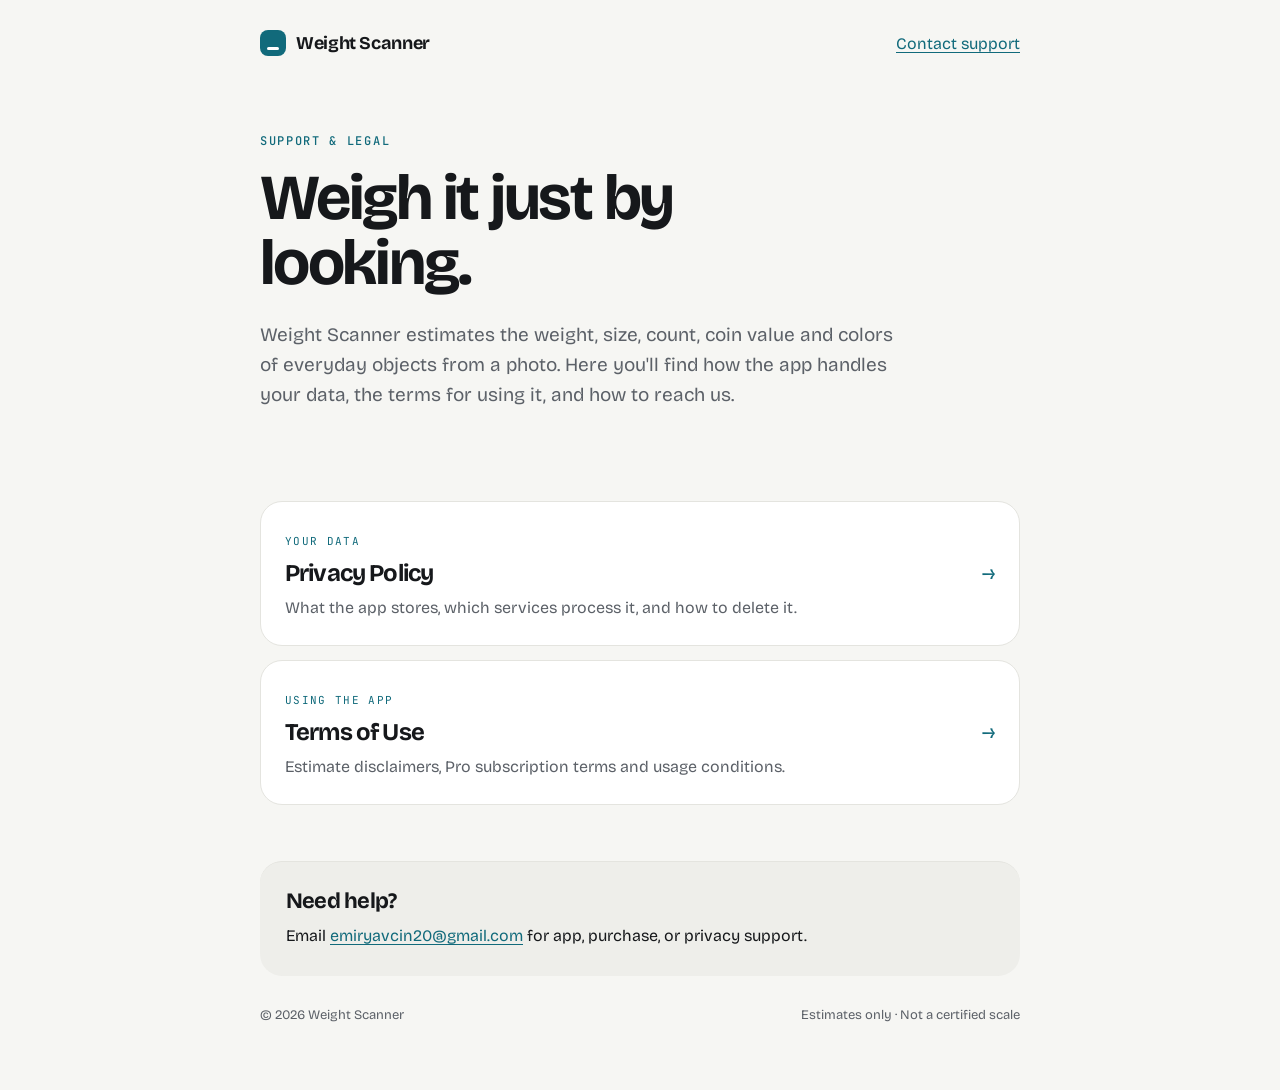
<file: index.html>
<!DOCTYPE html>
<html lang="en">
  <head>
    <meta charset="utf-8">
    <meta name="viewport" content="width=device-width, initial-scale=1">
    <meta name="description" content="Privacy Policy, Terms of Use and support for Weight Scanner.">
    <meta name="color-scheme" content="light dark">
    <title>Weight Scanner · Support &amp; Legal</title>
    <link rel="preconnect" href="https://fonts.googleapis.com">
    <link rel="preconnect" href="https://fonts.gstatic.com" crossorigin>
    <link rel="stylesheet" href="https://fonts.googleapis.com/css2?family=Bricolage+Grotesque:opsz,wght@12..96,400;12..96,600;12..96,700&family=JetBrains+Mono:wght@400;500&display=swap">
    <link rel="stylesheet" href="styles.css">
  </head>
  <body>
    <main class="page">
      <header class="topbar">
        <a class="brand" href="index.html">
          <span class="brand-mark" aria-hidden="true"></span>
          Weight Scanner
        </a>
        <a href="mailto:emiryavcin20@gmail.com">Contact support</a>
      </header>

      <section class="hero" aria-labelledby="page-title" style="border-top: 0; padding-top: 0">
        <p class="eyebrow">Support &amp; legal</p>
        <h1 id="page-title">Weigh it just by looking.</h1>
        <p class="lede">
          Weight Scanner estimates the weight, size, count, coin value and colors of everyday
          objects from a photo. Here you'll find how the app handles your data, the terms for
          using it, and how to reach us.
        </p>
      </section>

      <div class="links" aria-label="Legal documents">
        <a class="card" href="privacy.html">
          <div>
            <span class="card-label">Your data</span>
            <h2>Privacy Policy</h2>
            <p>What the app stores, which services process it, and how to delete it.</p>
          </div>
          <span class="arrow" aria-hidden="true">→</span>
        </a>
        <a class="card" href="termsofuse.html">
          <div>
            <span class="card-label">Using the app</span>
            <h2>Terms of Use</h2>
            <p>Estimate disclaimers, Pro subscription terms and usage conditions.</p>
          </div>
          <span class="arrow" aria-hidden="true">→</span>
        </a>
      </div>

      <section class="support" aria-labelledby="support-title">
        <h2 id="support-title">Need help?</h2>
        <p>
          Email <a href="mailto:emiryavcin20@gmail.com">emiryavcin20@gmail.com</a> for app,
          purchase, or privacy support.
        </p>
      </section>

      <footer>
        <span>© 2026 Weight Scanner</span>
        <span>Estimates only · Not a certified scale</span>
      </footer>
    </main>
  </body>
</html>
</file>
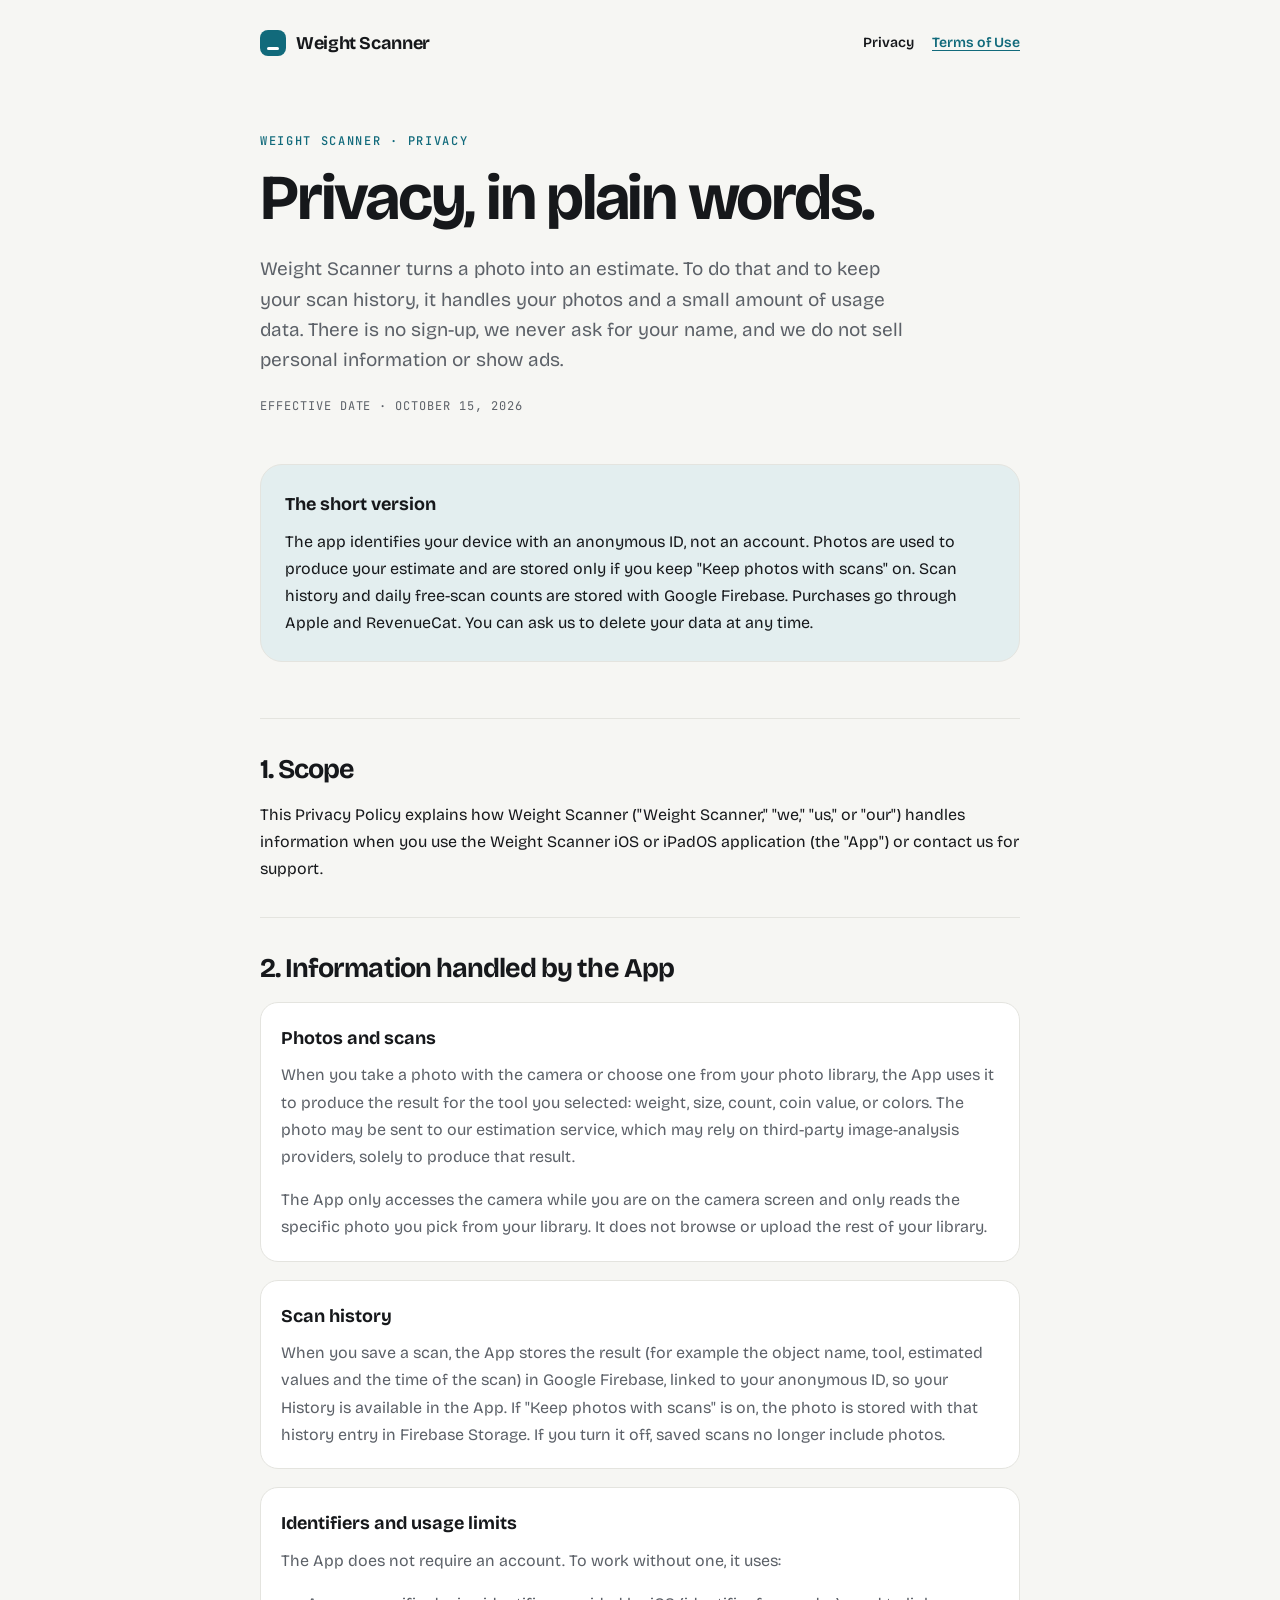
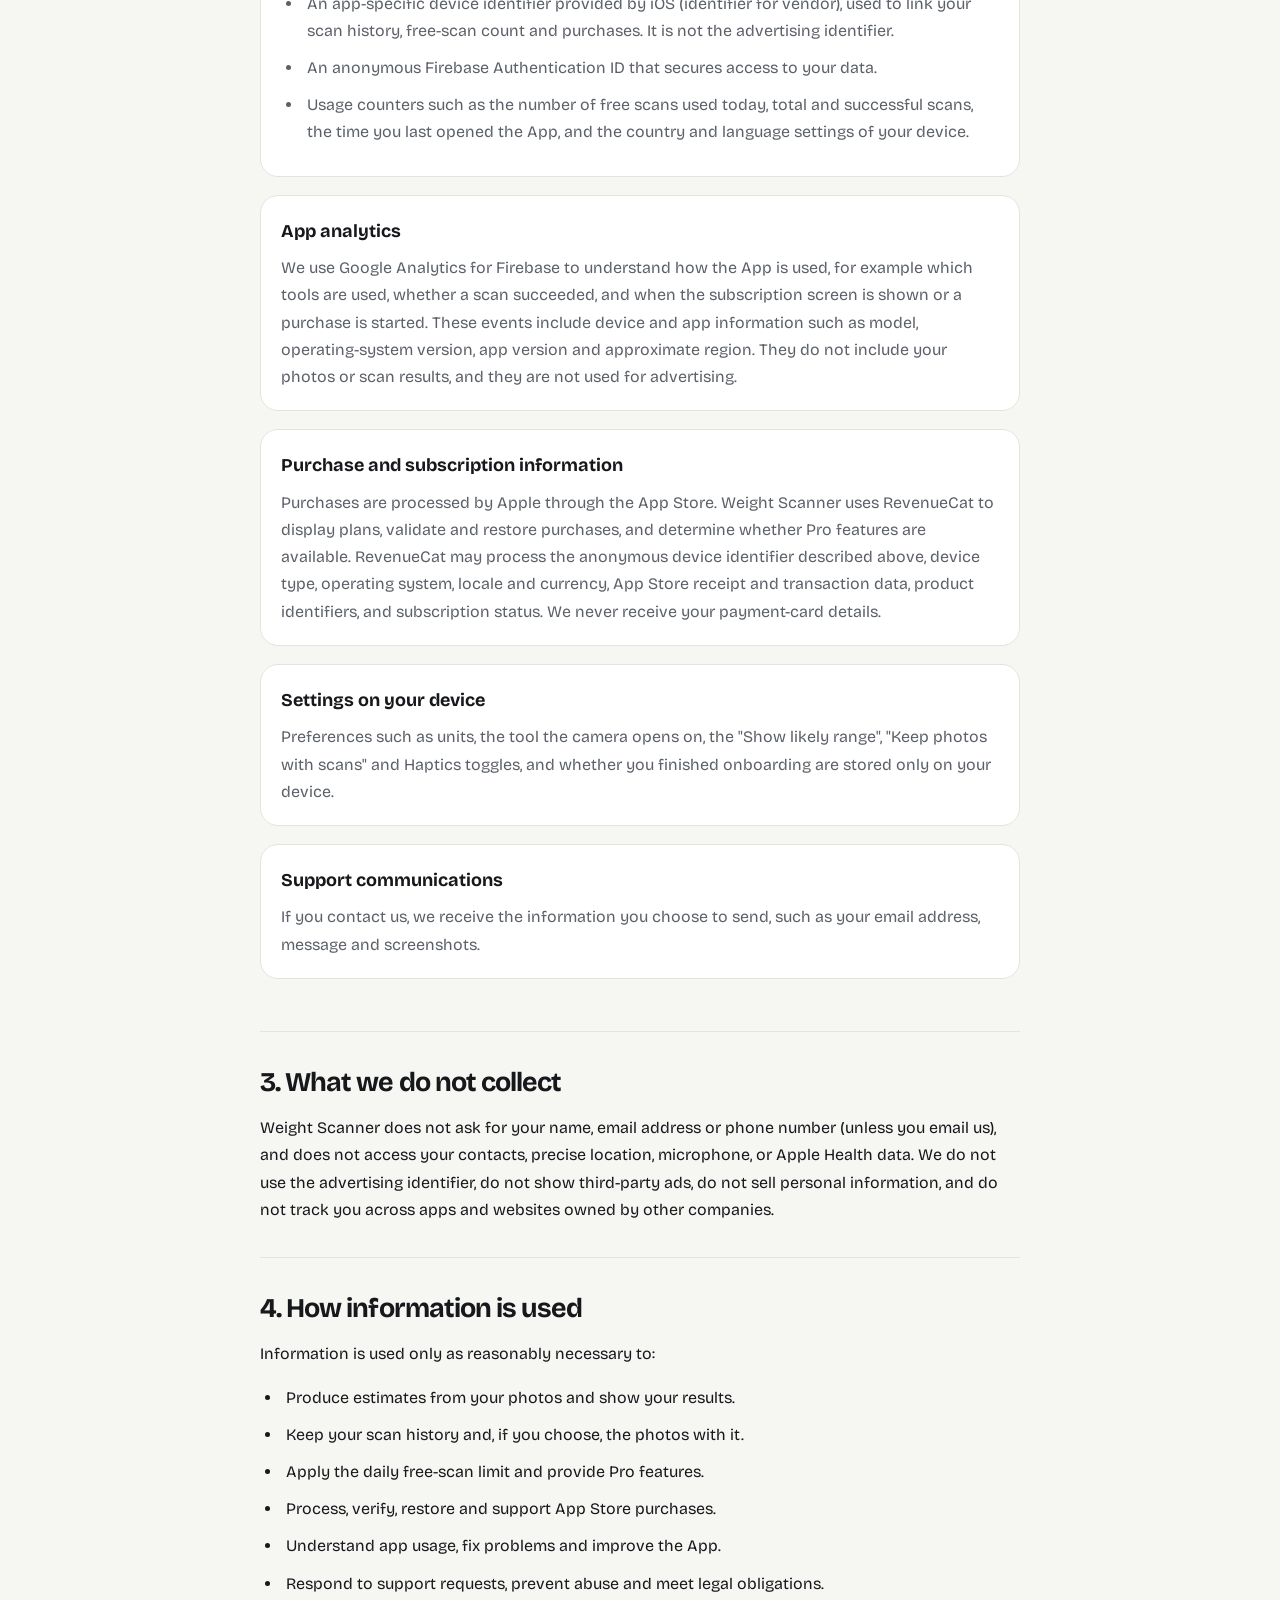
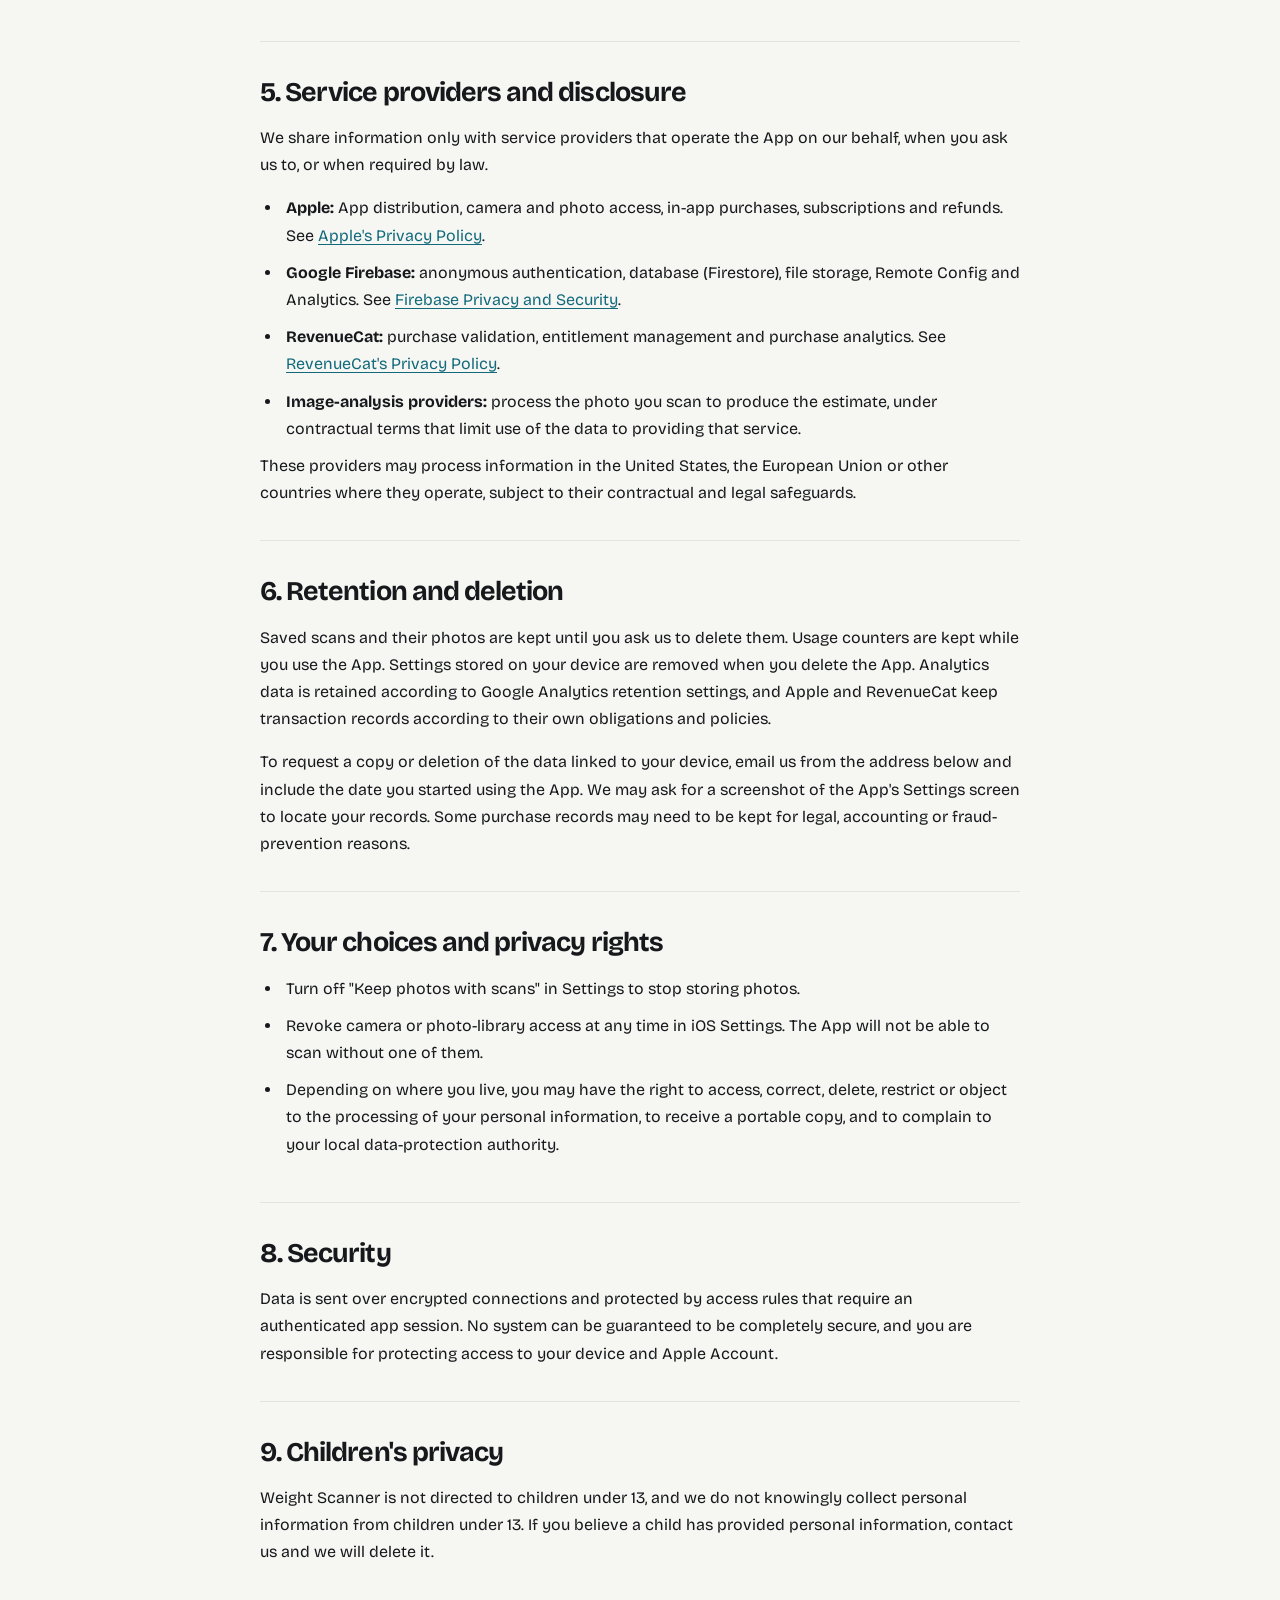
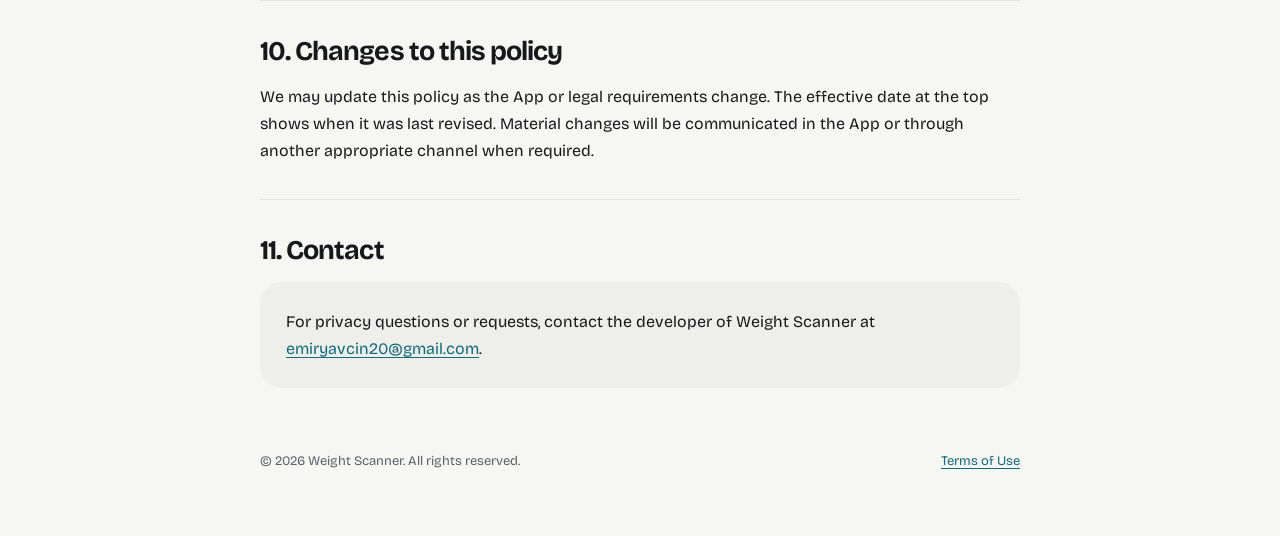
<file: privacy.html>
<!DOCTYPE html>
<html lang="en">
  <head>
    <meta charset="utf-8">
    <meta name="viewport" content="width=device-width, initial-scale=1">
    <meta name="description" content="Privacy Policy for Weight Scanner.">
    <meta name="color-scheme" content="light dark">
    <title>Privacy Policy · Weight Scanner</title>
    <link rel="preconnect" href="https://fonts.googleapis.com">
    <link rel="preconnect" href="https://fonts.gstatic.com" crossorigin>
    <link rel="stylesheet" href="https://fonts.googleapis.com/css2?family=Bricolage+Grotesque:opsz,wght@12..96,400;12..96,600;12..96,700&family=JetBrains+Mono:wght@400;500&display=swap">
    <link rel="stylesheet" href="styles.css">
  </head>
  <body>
    <main class="page">
      <header class="topbar">
        <a class="brand" href="index.html" aria-label="Weight Scanner home">
          <span class="brand-mark" aria-hidden="true"></span>
          Weight Scanner
        </a>
        <nav aria-label="Legal pages">
          <a href="privacy.html" aria-current="page">Privacy</a>
          <a href="termsofuse.html">Terms of Use</a>
        </nav>
      </header>

      <article id="top">
        <p class="eyebrow">Weight Scanner · Privacy</p>
        <h1>Privacy, in plain words.</h1>
        <p class="lede">
          Weight Scanner turns a photo into an estimate. To do that and to keep your scan history,
          it handles your photos and a small amount of usage data. There is no sign-up, we never
          ask for your name, and we do not sell personal information or show ads.
        </p>
        <p class="updated">Effective date · October 15, 2026</p>

        <div class="summary">
          <strong>The short version</strong>
          <p>
            The app identifies your device with an anonymous ID, not an account. Photos are used to
            produce your estimate and are stored only if you keep "Keep photos with scans" on. Scan
            history and daily free-scan counts are stored with Google Firebase. Purchases go through
            Apple and RevenueCat. You can ask us to delete your data at any time.
          </p>
        </div>

        <section aria-labelledby="scope">
          <h2 id="scope">1. Scope</h2>
          <p>
            This Privacy Policy explains how Weight Scanner ("Weight Scanner," "we," "us," or
            "our") handles information when you use the Weight Scanner iOS or iPadOS application
            (the "App") or contact us for support.
          </p>
        </section>

        <section aria-labelledby="information">
          <h2 id="information">2. Information handled by the App</h2>

          <div class="data-card">
            <h3>Photos and scans</h3>
            <p>
              When you take a photo with the camera or choose one from your photo library, the App
              uses it to produce the result for the tool you selected: weight, size, count, coin
              value, or colors. The photo may be sent to our estimation service, which may rely on
              third-party image-analysis providers, solely to produce that result.
            </p>
            <p>
              The App only accesses the camera while you are on the camera screen and only reads
              the specific photo you pick from your library. It does not browse or upload the rest
              of your library.
            </p>
          </div>

          <div class="data-card">
            <h3>Scan history</h3>
            <p>
              When you save a scan, the App stores the result (for example the object name, tool,
              estimated values and the time of the scan) in Google Firebase, linked to your
              anonymous ID, so your History is available in the App. If "Keep photos with scans" is
              on, the photo is stored with that history entry in Firebase Storage. If you turn it
              off, saved scans no longer include photos.
            </p>
          </div>

          <div class="data-card">
            <h3>Identifiers and usage limits</h3>
            <p>The App does not require an account. To work without one, it uses:</p>
            <ul>
              <li>
                An app-specific device identifier provided by iOS (identifier for vendor), used to
                link your scan history, free-scan count and purchases. It is not the advertising
                identifier.
              </li>
              <li>An anonymous Firebase Authentication ID that secures access to your data.</li>
              <li>
                Usage counters such as the number of free scans used today, total and successful
                scans, the time you last opened the App, and the country and language settings of
                your device.
              </li>
            </ul>
          </div>

          <div class="data-card">
            <h3>App analytics</h3>
            <p>
              We use Google Analytics for Firebase to understand how the App is used, for example
              which tools are used, whether a scan succeeded, and when the subscription screen is
              shown or a purchase is started. These events include device and app information such
              as model, operating-system version, app version and approximate region. They do not
              include your photos or scan results, and they are not used for advertising.
            </p>
          </div>

          <div class="data-card">
            <h3>Purchase and subscription information</h3>
            <p>
              Purchases are processed by Apple through the App Store. Weight Scanner uses
              RevenueCat to display plans, validate and restore purchases, and determine whether
              Pro features are available. RevenueCat may process the anonymous device identifier
              described above, device type, operating system, locale and currency, App Store
              receipt and transaction data, product identifiers, and subscription status. We never
              receive your payment-card details.
            </p>
          </div>

          <div class="data-card">
            <h3>Settings on your device</h3>
            <p>
              Preferences such as units, the tool the camera opens on, the "Show likely range",
              "Keep photos with scans" and Haptics toggles, and whether you finished onboarding are
              stored only on your device.
            </p>
          </div>

          <div class="data-card">
            <h3>Support communications</h3>
            <p>
              If you contact us, we receive the information you choose to send, such as your email
              address, message and screenshots.
            </p>
          </div>
        </section>

        <section aria-labelledby="not-collected">
          <h2 id="not-collected">3. What we do not collect</h2>
          <p>
            Weight Scanner does not ask for your name, email address or phone number (unless you
            email us), and does not access your contacts, precise location, microphone, or Apple
            Health data. We do not use the advertising identifier, do not show third-party ads, do
            not sell personal information, and do not track you across apps and websites owned by
            other companies.
          </p>
        </section>

        <section aria-labelledby="use">
          <h2 id="use">4. How information is used</h2>
          <p>Information is used only as reasonably necessary to:</p>
          <ul>
            <li>Produce estimates from your photos and show your results.</li>
            <li>Keep your scan history and, if you choose, the photos with it.</li>
            <li>Apply the daily free-scan limit and provide Pro features.</li>
            <li>Process, verify, restore and support App Store purchases.</li>
            <li>Understand app usage, fix problems and improve the App.</li>
            <li>Respond to support requests, prevent abuse and meet legal obligations.</li>
          </ul>
        </section>

        <section aria-labelledby="sharing">
          <h2 id="sharing">5. Service providers and disclosure</h2>
          <p>
            We share information only with service providers that operate the App on our behalf,
            when you ask us to, or when required by law.
          </p>
          <ul>
            <li>
              <strong>Apple:</strong> App distribution, camera and photo access, in-app purchases,
              subscriptions and refunds. See
              <a href="https://www.apple.com/legal/privacy/">Apple's Privacy Policy</a>.
            </li>
            <li>
              <strong>Google Firebase:</strong> anonymous authentication, database (Firestore),
              file storage, Remote Config and Analytics. See
              <a href="https://firebase.google.com/support/privacy">Firebase Privacy and Security</a>.
            </li>
            <li>
              <strong>RevenueCat:</strong> purchase validation, entitlement management and
              purchase analytics. See
              <a href="https://www.revenuecat.com/privacy/">RevenueCat's Privacy Policy</a>.
            </li>
            <li>
              <strong>Image-analysis providers:</strong> process the photo you scan to produce the
              estimate, under contractual terms that limit use of the data to providing that
              service.
            </li>
          </ul>
          <p>
            These providers may process information in the United States, the European Union or
            other countries where they operate, subject to their contractual and legal safeguards.
          </p>
        </section>

        <section aria-labelledby="retention">
          <h2 id="retention">6. Retention and deletion</h2>
          <p>
            Saved scans and their photos are kept until you ask us to delete them. Usage counters
            are kept while you use the App. Settings stored on your device are removed when you
            delete the App. Analytics data is retained according to Google Analytics retention
            settings, and Apple and RevenueCat keep transaction records according to their own
            obligations and policies.
          </p>
          <p>
            To request a copy or deletion of the data linked to your device, email us from the
            address below and include the date you started using the App. We may ask for a
            screenshot of the App's Settings screen to locate your records. Some purchase records
            may need to be kept for legal, accounting or fraud-prevention reasons.
          </p>
        </section>

        <section aria-labelledby="rights">
          <h2 id="rights">7. Your choices and privacy rights</h2>
          <ul>
            <li>Turn off "Keep photos with scans" in Settings to stop storing photos.</li>
            <li>
              Revoke camera or photo-library access at any time in iOS Settings. The App will not
              be able to scan without one of them.
            </li>
            <li>
              Depending on where you live, you may have the right to access, correct, delete,
              restrict or object to the processing of your personal information, to receive a
              portable copy, and to complain to your local data-protection authority.
            </li>
          </ul>
        </section>

        <section aria-labelledby="security">
          <h2 id="security">8. Security</h2>
          <p>
            Data is sent over encrypted connections and protected by access rules that require an
            authenticated app session. No system can be guaranteed to be completely secure, and
            you are responsible for protecting access to your device and Apple Account.
          </p>
        </section>

        <section aria-labelledby="children">
          <h2 id="children">9. Children's privacy</h2>
          <p>
            Weight Scanner is not directed to children under 13, and we do not knowingly collect
            personal information from children under 13. If you believe a child has provided
            personal information, contact us and we will delete it.
          </p>
        </section>

        <section aria-labelledby="changes">
          <h2 id="changes">10. Changes to this policy</h2>
          <p>
            We may update this policy as the App or legal requirements change. The effective date
            at the top shows when it was last revised. Material changes will be communicated in
            the App or through another appropriate channel when required.
          </p>
        </section>

        <section aria-labelledby="contact">
          <h2 id="contact">11. Contact</h2>
          <div class="contact">
            <p>
              For privacy questions or requests, contact the developer of Weight Scanner at
              <a href="mailto:emiryavcin20@gmail.com">emiryavcin20@gmail.com</a>.
            </p>
          </div>
        </section>
      </article>

      <footer>
        <span>© 2026 Weight Scanner. All rights reserved.</span>
        <a href="termsofuse.html">Terms of Use</a>
      </footer>
    </main>
  </body>
</html>
</file>
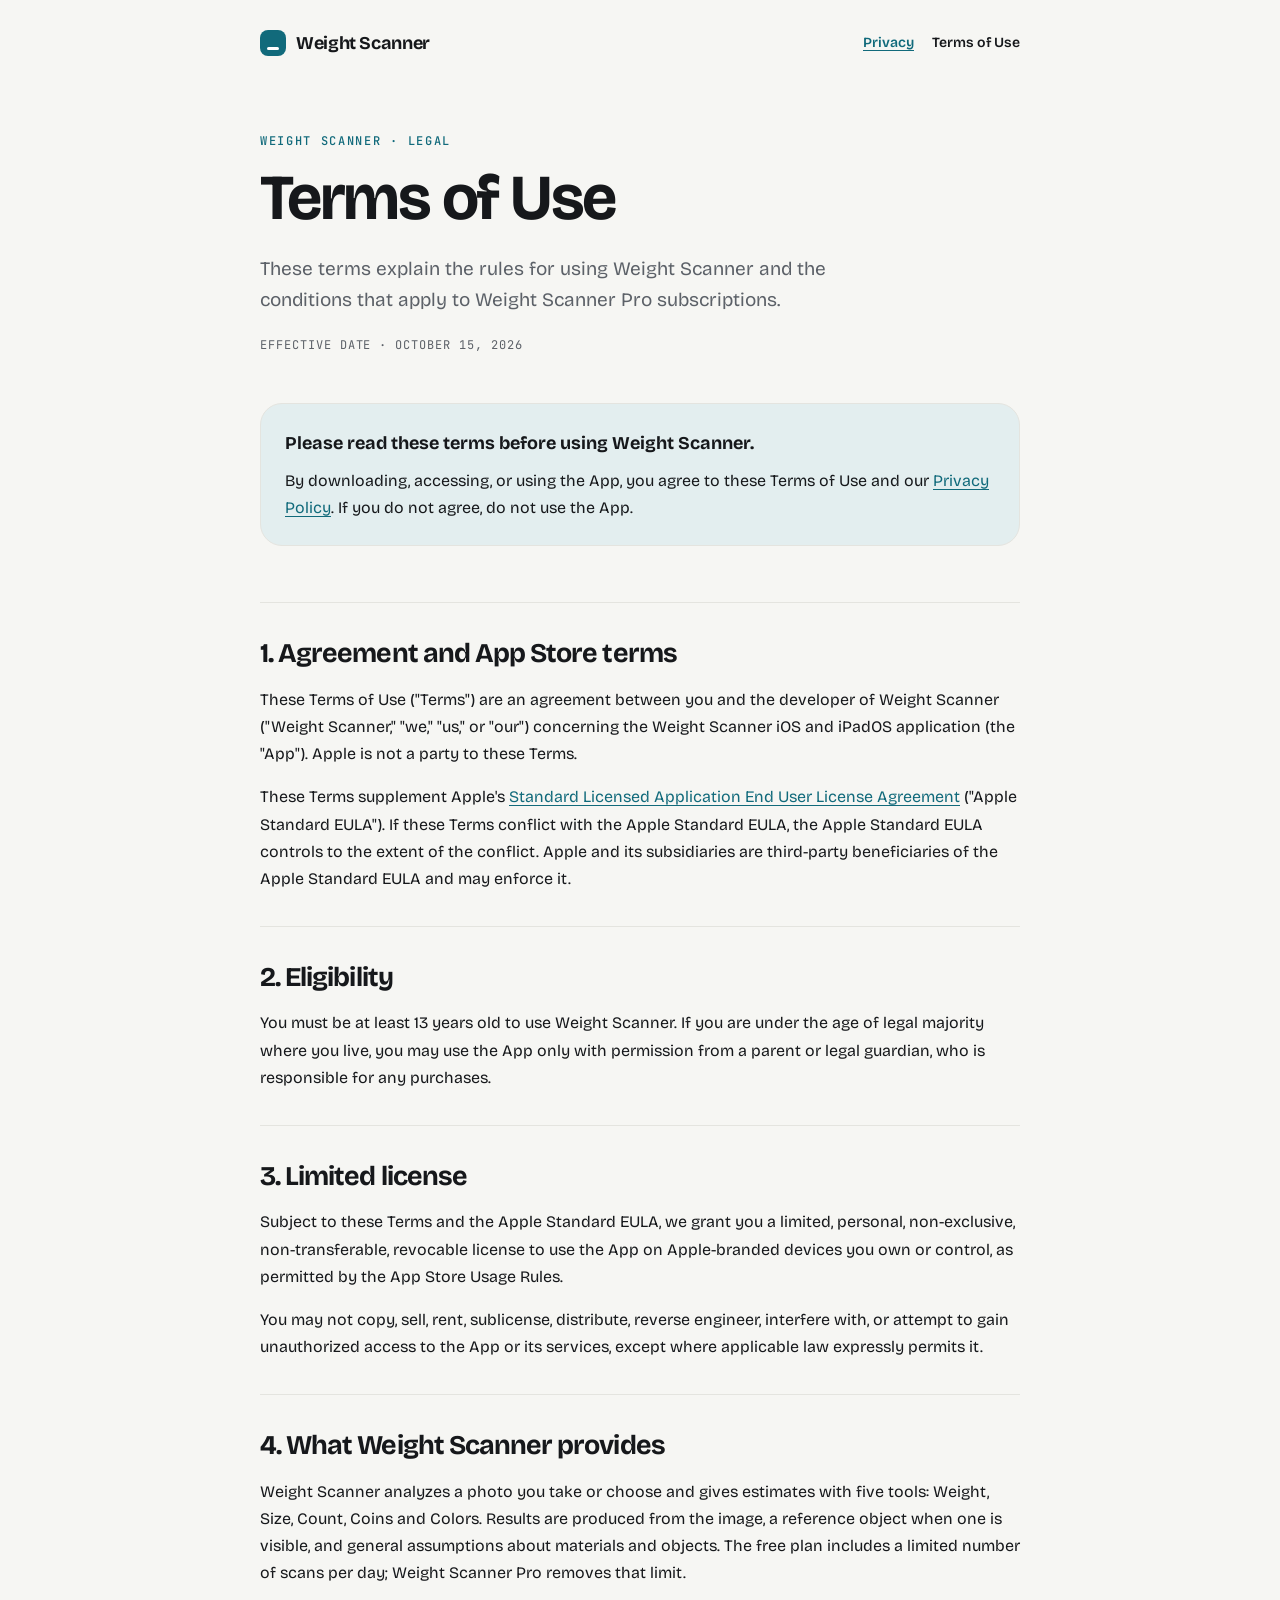
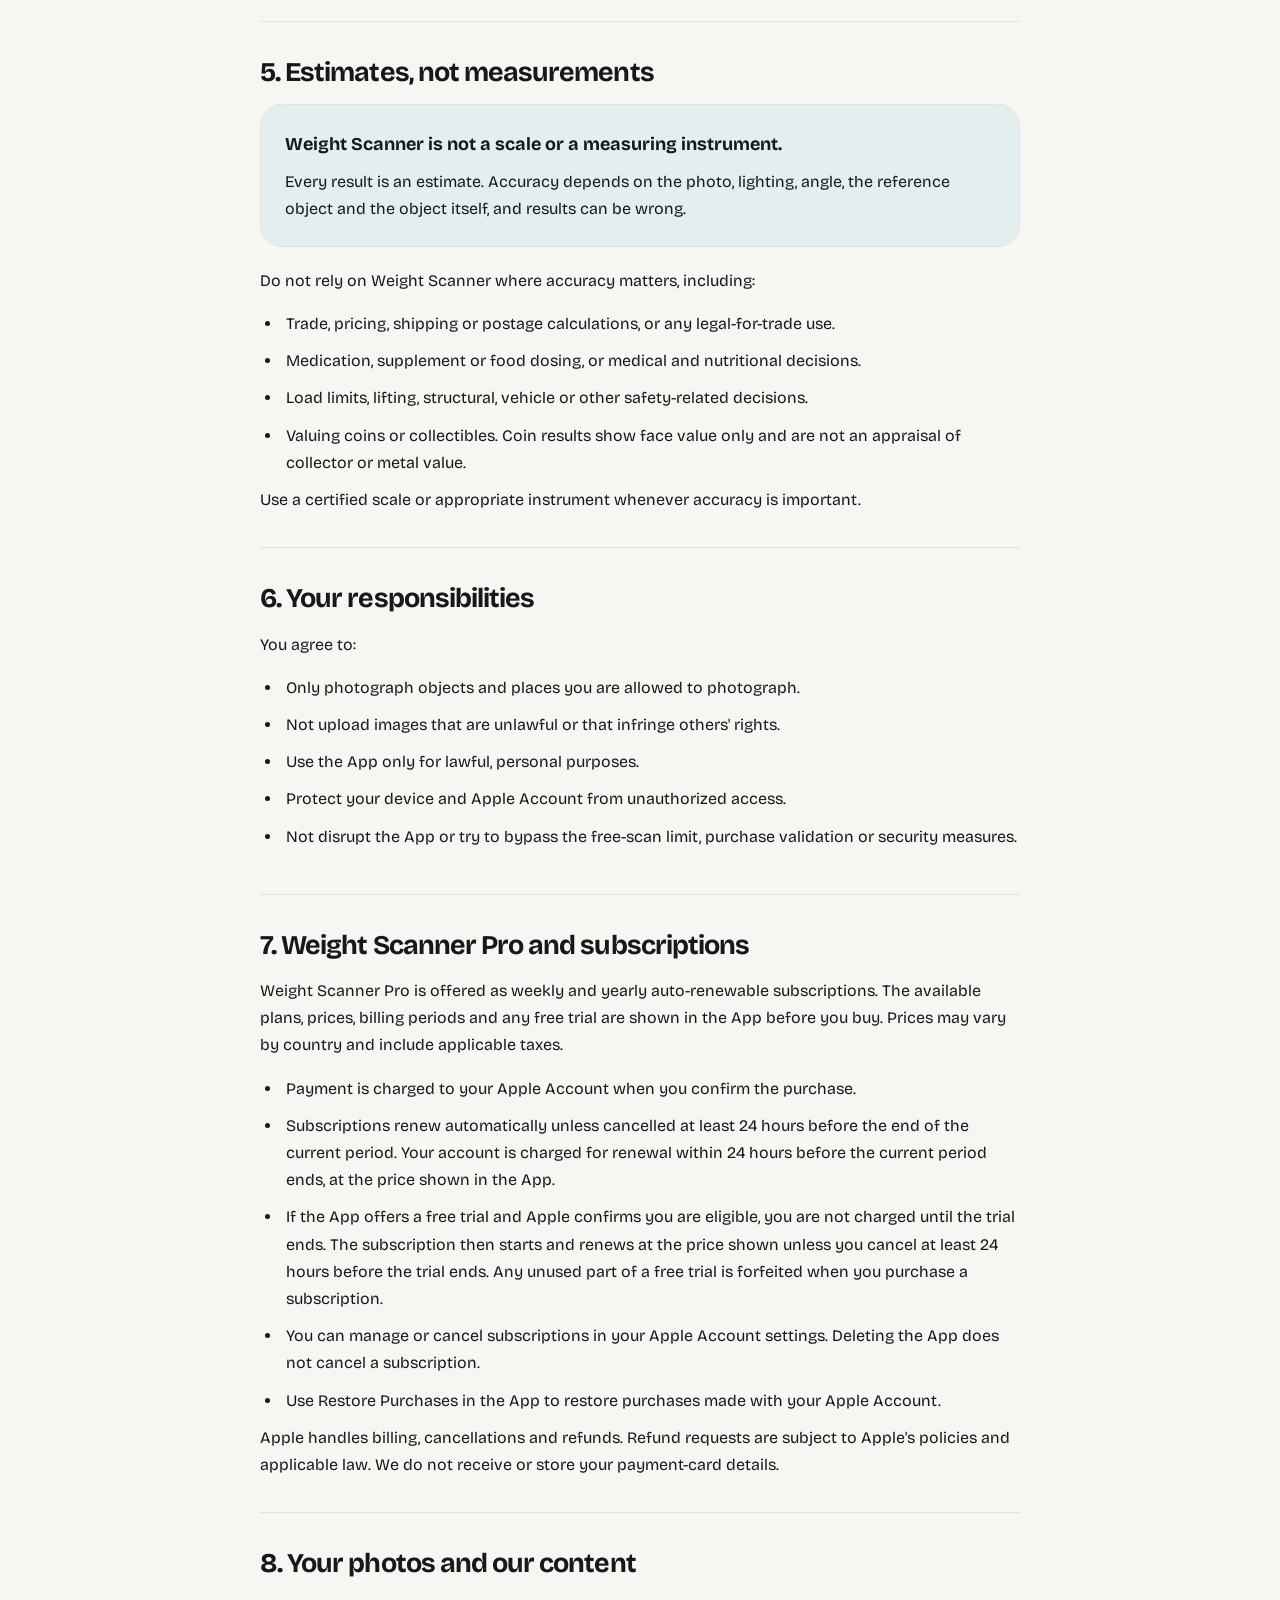
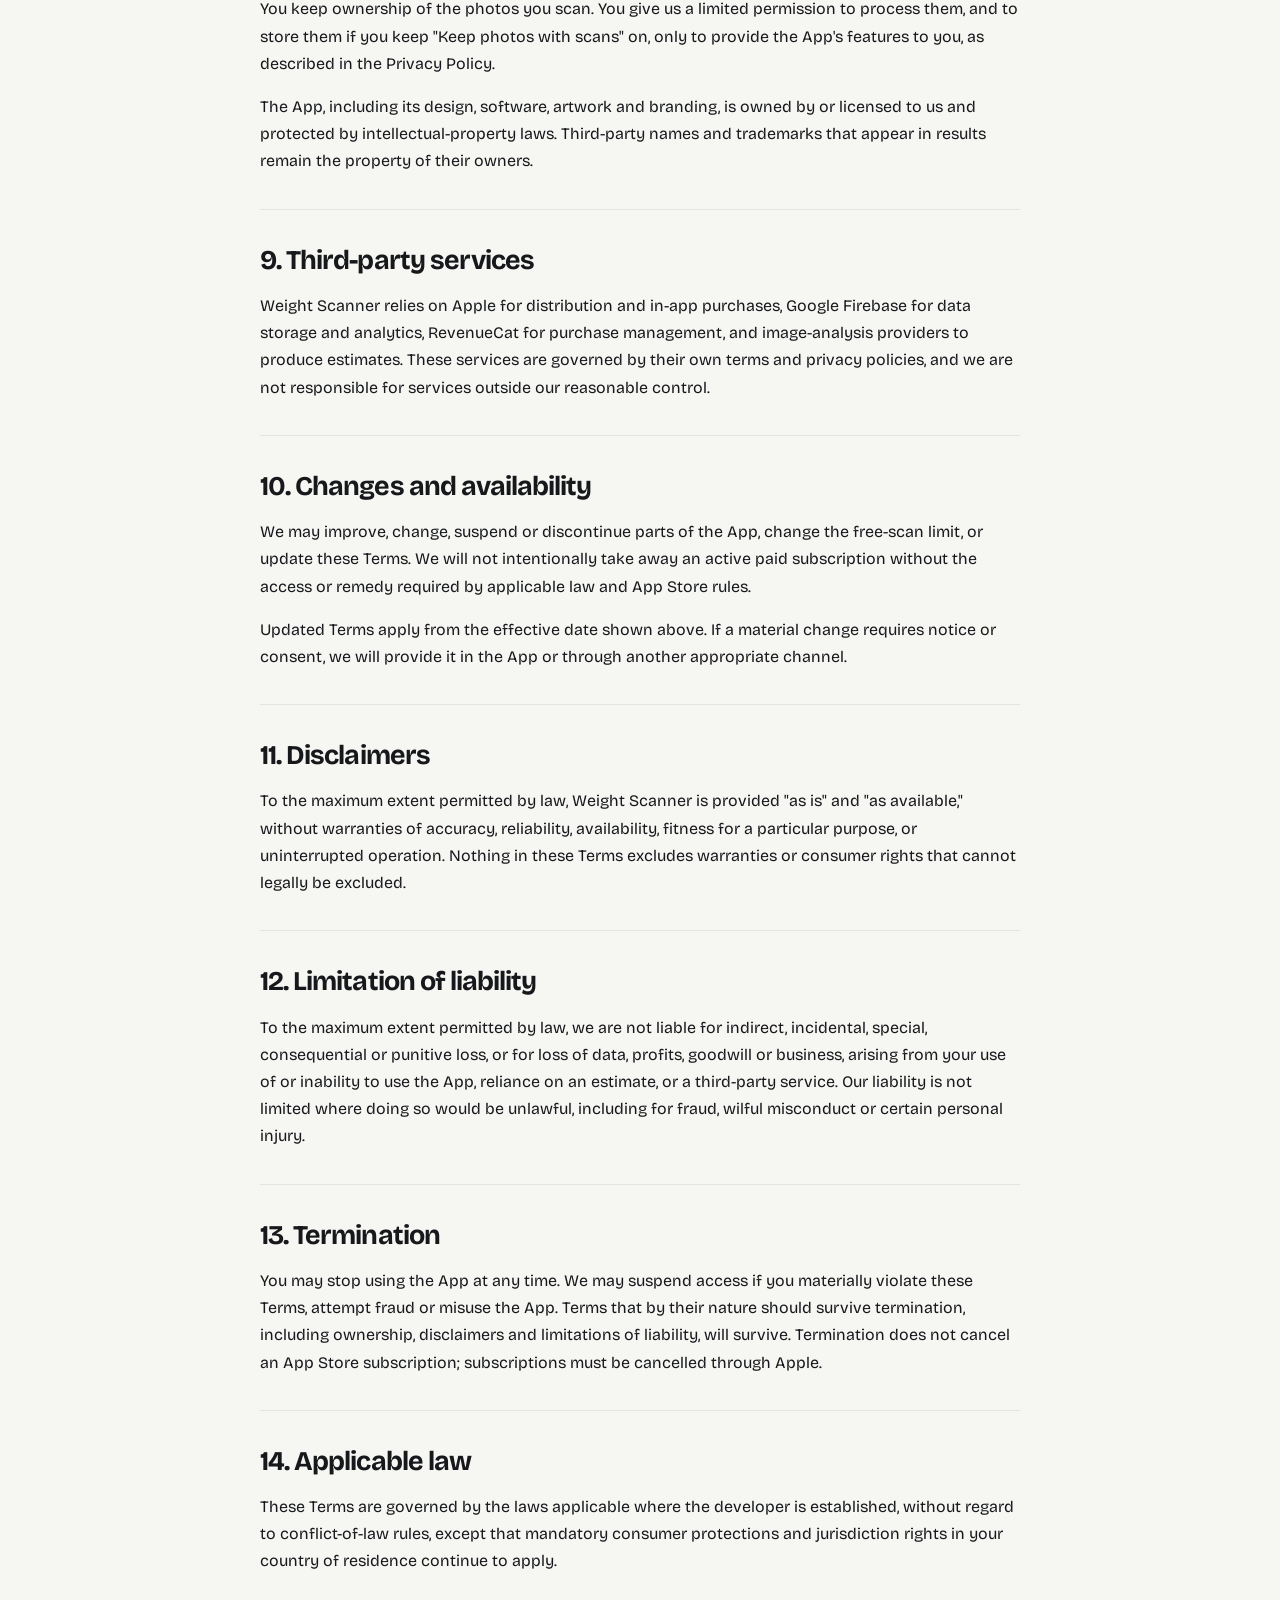
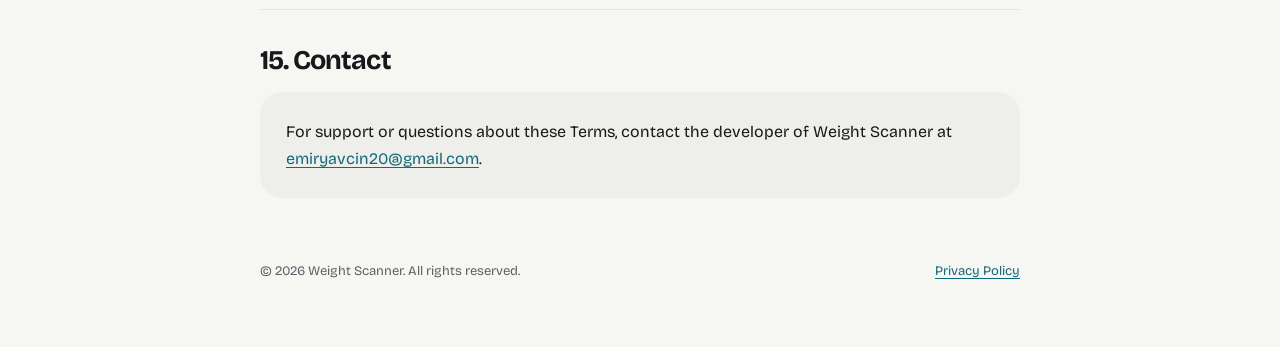
<file: termsofuse.html>
<!DOCTYPE html>
<html lang="en">
  <head>
    <meta charset="utf-8">
    <meta name="viewport" content="width=device-width, initial-scale=1">
    <meta name="description" content="Terms of Use for Weight Scanner.">
    <meta name="color-scheme" content="light dark">
    <title>Terms of Use · Weight Scanner</title>
    <link rel="preconnect" href="https://fonts.googleapis.com">
    <link rel="preconnect" href="https://fonts.gstatic.com" crossorigin>
    <link rel="stylesheet" href="https://fonts.googleapis.com/css2?family=Bricolage+Grotesque:opsz,wght@12..96,400;12..96,600;12..96,700&family=JetBrains+Mono:wght@400;500&display=swap">
    <link rel="stylesheet" href="styles.css">
  </head>
  <body>
    <main class="page">
      <header class="topbar">
        <a class="brand" href="index.html" aria-label="Weight Scanner home">
          <span class="brand-mark" aria-hidden="true"></span>
          Weight Scanner
        </a>
        <nav aria-label="Legal pages">
          <a href="privacy.html">Privacy</a>
          <a href="termsofuse.html" aria-current="page">Terms of Use</a>
        </nav>
      </header>

      <article id="top">
        <p class="eyebrow">Weight Scanner · Legal</p>
        <h1>Terms of Use</h1>
        <p class="lede">
          These terms explain the rules for using Weight Scanner and the conditions that apply to
          Weight Scanner Pro subscriptions.
        </p>
        <p class="updated">Effective date · October 15, 2026</p>

        <div class="notice">
          <strong>Please read these terms before using Weight Scanner.</strong>
          <p>
            By downloading, accessing, or using the App, you agree to these Terms of Use and our
            <a href="privacy.html">Privacy Policy</a>. If you do not agree, do not use the App.
          </p>
        </div>

        <section aria-labelledby="agreement">
          <h2 id="agreement">1. Agreement and App Store terms</h2>
          <p>
            These Terms of Use ("Terms") are an agreement between you and the developer of Weight
            Scanner ("Weight Scanner," "we," "us," or "our") concerning the Weight Scanner iOS and
            iPadOS application (the "App"). Apple is not a party to these Terms.
          </p>
          <p>
            These Terms supplement Apple's
            <a href="https://www.apple.com/legal/internet-services/itunes/dev/stdeula/">Standard Licensed Application End User License Agreement</a>
            ("Apple Standard EULA"). If these Terms conflict with the Apple Standard EULA, the Apple
            Standard EULA controls to the extent of the conflict. Apple and its subsidiaries are
            third-party beneficiaries of the Apple Standard EULA and may enforce it.
          </p>
        </section>

        <section aria-labelledby="eligibility">
          <h2 id="eligibility">2. Eligibility</h2>
          <p>
            You must be at least 13 years old to use Weight Scanner. If you are under the age of
            legal majority where you live, you may use the App only with permission from a parent
            or legal guardian, who is responsible for any purchases.
          </p>
        </section>

        <section aria-labelledby="license">
          <h2 id="license">3. Limited license</h2>
          <p>
            Subject to these Terms and the Apple Standard EULA, we grant you a limited, personal,
            non-exclusive, non-transferable, revocable license to use the App on Apple-branded
            devices you own or control, as permitted by the App Store Usage Rules.
          </p>
          <p>
            You may not copy, sell, rent, sublicense, distribute, reverse engineer, interfere with,
            or attempt to gain unauthorized access to the App or its services, except where
            applicable law expressly permits it.
          </p>
        </section>

        <section aria-labelledby="service">
          <h2 id="service">4. What Weight Scanner provides</h2>
          <p>
            Weight Scanner analyzes a photo you take or choose and gives estimates with five tools:
            Weight, Size, Count, Coins and Colors. Results are produced from the image, a reference
            object when one is visible, and general assumptions about materials and objects. The
            free plan includes a limited number of scans per day; Weight Scanner Pro removes that
            limit.
          </p>
        </section>

        <section aria-labelledby="estimates">
          <h2 id="estimates">5. Estimates, not measurements</h2>
          <div class="notice" style="margin: 0 0 20px">
            <strong>Weight Scanner is not a scale or a measuring instrument.</strong>
            <p>
              Every result is an estimate. Accuracy depends on the photo, lighting, angle, the
              reference object and the object itself, and results can be wrong.
            </p>
          </div>
          <p>Do not rely on Weight Scanner where accuracy matters, including:</p>
          <ul>
            <li>Trade, pricing, shipping or postage calculations, or any legal-for-trade use.</li>
            <li>Medication, supplement or food dosing, or medical and nutritional decisions.</li>
            <li>Load limits, lifting, structural, vehicle or other safety-related decisions.</li>
            <li>
              Valuing coins or collectibles. Coin results show face value only and are not an
              appraisal of collector or metal value.
            </li>
          </ul>
          <p>Use a certified scale or appropriate instrument whenever accuracy is important.</p>
        </section>

        <section aria-labelledby="responsibility">
          <h2 id="responsibility">6. Your responsibilities</h2>
          <p>You agree to:</p>
          <ul>
            <li>Only photograph objects and places you are allowed to photograph.</li>
            <li>Not upload images that are unlawful or that infringe others' rights.</li>
            <li>Use the App only for lawful, personal purposes.</li>
            <li>Protect your device and Apple Account from unauthorized access.</li>
            <li>
              Not disrupt the App or try to bypass the free-scan limit, purchase validation or
              security measures.
            </li>
          </ul>
        </section>

        <section aria-labelledby="purchases">
          <h2 id="purchases">7. Weight Scanner Pro and subscriptions</h2>
          <p>
            Weight Scanner Pro is offered as weekly and yearly auto-renewable subscriptions. The
            available plans, prices, billing periods and any free trial are shown in the App before
            you buy. Prices may vary by country and include applicable taxes.
          </p>
          <ul>
            <li>Payment is charged to your Apple Account when you confirm the purchase.</li>
            <li>
              Subscriptions renew automatically unless cancelled at least 24 hours before the end
              of the current period. Your account is charged for renewal within 24 hours before the
              current period ends, at the price shown in the App.
            </li>
            <li>
              If the App offers a free trial and Apple confirms you are eligible, you are not
              charged until the trial ends. The subscription then starts and renews at the price
              shown unless you cancel at least 24 hours before the trial ends. Any unused part of a
              free trial is forfeited when you purchase a subscription.
            </li>
            <li>
              You can manage or cancel subscriptions in your Apple Account settings. Deleting the
              App does not cancel a subscription.
            </li>
            <li>Use Restore Purchases in the App to restore purchases made with your Apple Account.</li>
          </ul>
          <p>
            Apple handles billing, cancellations and refunds. Refund requests are subject to
            Apple's policies and applicable law. We do not receive or store your payment-card
            details.
          </p>
        </section>

        <section aria-labelledby="content">
          <h2 id="content">8. Your photos and our content</h2>
          <p>
            You keep ownership of the photos you scan. You give us a limited permission to process
            them, and to store them if you keep "Keep photos with scans" on, only to provide the
            App's features to you, as described in the Privacy Policy.
          </p>
          <p>
            The App, including its design, software, artwork and branding, is owned by or licensed
            to us and protected by intellectual-property laws. Third-party names and trademarks
            that appear in results remain the property of their owners.
          </p>
        </section>

        <section aria-labelledby="third-party">
          <h2 id="third-party">9. Third-party services</h2>
          <p>
            Weight Scanner relies on Apple for distribution and in-app purchases, Google Firebase
            for data storage and analytics, RevenueCat for purchase management, and image-analysis
            providers to produce estimates. These services are governed by their own terms and
            privacy policies, and we are not responsible for services outside our reasonable
            control.
          </p>
        </section>

        <section aria-labelledby="changes">
          <h2 id="changes">10. Changes and availability</h2>
          <p>
            We may improve, change, suspend or discontinue parts of the App, change the free-scan
            limit, or update these Terms. We will not intentionally take away an active paid
            subscription without the access or remedy required by applicable law and App Store
            rules.
          </p>
          <p>
            Updated Terms apply from the effective date shown above. If a material change requires
            notice or consent, we will provide it in the App or through another appropriate
            channel.
          </p>
        </section>

        <section aria-labelledby="warranty">
          <h2 id="warranty">11. Disclaimers</h2>
          <p>
            To the maximum extent permitted by law, Weight Scanner is provided "as is" and "as
            available," without warranties of accuracy, reliability, availability, fitness for a
            particular purpose, or uninterrupted operation. Nothing in these Terms excludes
            warranties or consumer rights that cannot legally be excluded.
          </p>
        </section>

        <section aria-labelledby="liability">
          <h2 id="liability">12. Limitation of liability</h2>
          <p>
            To the maximum extent permitted by law, we are not liable for indirect, incidental,
            special, consequential or punitive loss, or for loss of data, profits, goodwill or
            business, arising from your use of or inability to use the App, reliance on an
            estimate, or a third-party service. Our liability is not limited where doing so would
            be unlawful, including for fraud, wilful misconduct or certain personal injury.
          </p>
        </section>

        <section aria-labelledby="termination">
          <h2 id="termination">13. Termination</h2>
          <p>
            You may stop using the App at any time. We may suspend access if you materially violate
            these Terms, attempt fraud or misuse the App. Terms that by their nature should survive
            termination, including ownership, disclaimers and limitations of liability, will
            survive. Termination does not cancel an App Store subscription; subscriptions must be
            cancelled through Apple.
          </p>
        </section>

        <section aria-labelledby="law">
          <h2 id="law">14. Applicable law</h2>
          <p>
            These Terms are governed by the laws applicable where the developer is established,
            without regard to conflict-of-law rules, except that mandatory consumer protections and
            jurisdiction rights in your country of residence continue to apply.
          </p>
        </section>

        <section aria-labelledby="contact">
          <h2 id="contact">15. Contact</h2>
          <div class="contact">
            <p>
              For support or questions about these Terms, contact the developer of Weight Scanner
              at <a href="mailto:emiryavcin20@gmail.com">emiryavcin20@gmail.com</a>.
            </p>
          </div>
        </section>
      </article>

      <footer>
        <span>© 2026 Weight Scanner. All rights reserved.</span>
        <a href="privacy.html">Privacy Policy</a>
      </footer>
    </main>
  </body>
</html>
</file>
<file: styles.css>
:root {
  color-scheme: light dark;
  --background: #f6f6f3;
  --surface: #ffffff;
  --surface-soft: #eeeeea;
  --border: #e4e4df;
  --text: #16181b;
  --muted: #5c6168;
  --accent: #116a7b;
  --accent-soft: #e3eeef;
  --max-width: 760px;
  --sans: "Bricolage Grotesque", -apple-system, BlinkMacSystemFont, "Segoe UI", sans-serif;
  --mono: "JetBrains Mono", ui-monospace, "SFMono-Regular", Menlo, monospace;
}

@media (prefers-color-scheme: dark) {
  :root {
    --background: #121416;
    --surface: #1a1d20;
    --surface-soft: #22262a;
    --border: #2e3338;
    --text: #f1f2f0;
    --muted: #a7acb2;
    --accent: #4fb3c4;
    --accent-soft: #15323a;
  }
}

* {
  box-sizing: border-box;
}

html {
  scroll-behavior: smooth;
}

body {
  margin: 0;
  background: var(--background);
  color: var(--text);
  font-family: var(--sans);
  font-size: 16px;
  line-height: 1.7;
  -webkit-font-smoothing: antialiased;
}

a {
  color: var(--accent);
  text-underline-offset: 3px;
}

a:hover {
  text-decoration-thickness: 2px;
}

.page {
  width: min(calc(100% - 40px), var(--max-width));
  margin: 0 auto;
  padding: 28px 0 64px;
}

.topbar {
  display: flex;
  align-items: center;
  justify-content: space-between;
  gap: 20px;
  margin-bottom: 72px;
}

.brand {
  display: inline-flex;
  align-items: center;
  gap: 10px;
  color: var(--text);
  font-size: 18px;
  font-weight: 700;
  letter-spacing: -0.02em;
  text-decoration: none;
}

/* The app's logo: accent square with a white bar near the bottom. */
.brand-mark {
  position: relative;
  width: 26px;
  height: 26px;
  border-radius: 8px;
  background: var(--accent);
}

.brand-mark::after {
  content: "";
  position: absolute;
  left: 7px;
  bottom: 6px;
  width: 12px;
  height: 3px;
  border-radius: 2px;
  background: #ffffff;
}

nav {
  display: flex;
  gap: 18px;
  font-size: 14px;
  font-weight: 600;
}

nav a[aria-current="page"] {
  color: var(--text);
  text-decoration: none;
}

.eyebrow {
  margin: 0 0 14px;
  color: var(--accent);
  font-family: var(--mono);
  font-size: 12px;
  font-weight: 500;
  letter-spacing: 0.14em;
  text-transform: uppercase;
}

h1,
h2 {
  letter-spacing: -0.035em;
}

h1 {
  max-width: 660px;
  margin: 0;
  font-size: clamp(42px, 8vw, 64px);
  line-height: 1.02;
}

.lede {
  max-width: 650px;
  margin: 24px 0 0;
  color: var(--muted);
  font-size: 19px;
  line-height: 1.6;
}

.updated {
  margin: 20px 0 0;
  color: var(--muted);
  font-family: var(--mono);
  font-size: 12px;
  letter-spacing: 0.08em;
  text-transform: uppercase;
}

.summary,
.notice {
  margin: 48px 0 56px;
  padding: 24px;
  border: 1px solid var(--border);
  border-radius: 22px;
  background: var(--accent-soft);
}

.summary strong,
.notice strong {
  display: block;
  margin-bottom: 8px;
  font-size: 18px;
}

.summary p,
.notice p {
  margin: 0;
}

section {
  padding: 34px 0;
  border-top: 1px solid var(--border);
}

h2 {
  margin: 0 0 16px;
  font-size: 27px;
  line-height: 1.2;
}

p {
  margin: 0 0 16px;
}

p:last-child {
  margin-bottom: 0;
}

ul {
  margin: 12px 0 0;
  padding-left: 22px;
}

li {
  margin: 10px 0;
  padding-left: 4px;
}

.data-card {
  margin: 18px 0;
  padding: 20px;
  border: 1px solid var(--border);
  border-radius: 18px;
  background: var(--surface);
}

.data-card h3 {
  margin: 0 0 8px;
  font-size: 18px;
}

.data-card p,
.data-card li {
  color: var(--muted);
}

.contact {
  padding: 26px;
  border-radius: 22px;
  background: var(--surface-soft);
}

footer {
  display: flex;
  flex-wrap: wrap;
  justify-content: space-between;
  gap: 8px 20px;
  padding-top: 28px;
  color: var(--muted);
  font-size: 13px;
}

/* Index page */
.hero h1 {
  max-width: 560px;
}

.links {
  display: grid;
  gap: 14px;
  margin: 56px 0;
}

.card {
  display: flex;
  align-items: center;
  justify-content: space-between;
  gap: 20px;
  padding: 24px;
  border: 1px solid var(--border);
  border-radius: 22px;
  background: var(--surface);
  color: var(--text);
  text-decoration: none;
  transition: border-color 0.15s ease, transform 0.15s ease;
}

.card:hover {
  border-color: var(--accent);
  transform: translateY(-1px);
}

.card:focus-visible {
  outline: 2px solid var(--accent);
  outline-offset: 3px;
}

.card-label {
  color: var(--accent);
  font-family: var(--mono);
  font-size: 11px;
  letter-spacing: 0.12em;
  text-transform: uppercase;
}

.card h2 {
  margin: 6px 0 6px;
  font-size: 24px;
}

.card p {
  margin: 0;
  color: var(--muted);
}

.arrow {
  font-size: 22px;
  color: var(--accent);
}

.support {
  padding: 26px;
  border-radius: 22px;
  background: var(--surface-soft);
}

.support h2 {
  font-size: 22px;
  margin-bottom: 8px;
}

@media (max-width: 560px) {
  .page {
    width: min(calc(100% - 32px), var(--max-width));
    padding-top: 20px;
  }

  .topbar {
    align-items: flex-start;
    flex-direction: column;
    margin-bottom: 52px;
  }

  nav {
    width: 100%;
    justify-content: space-between;
  }

  .summary,
  .notice {
    margin-top: 36px;
  }
}
</file>
